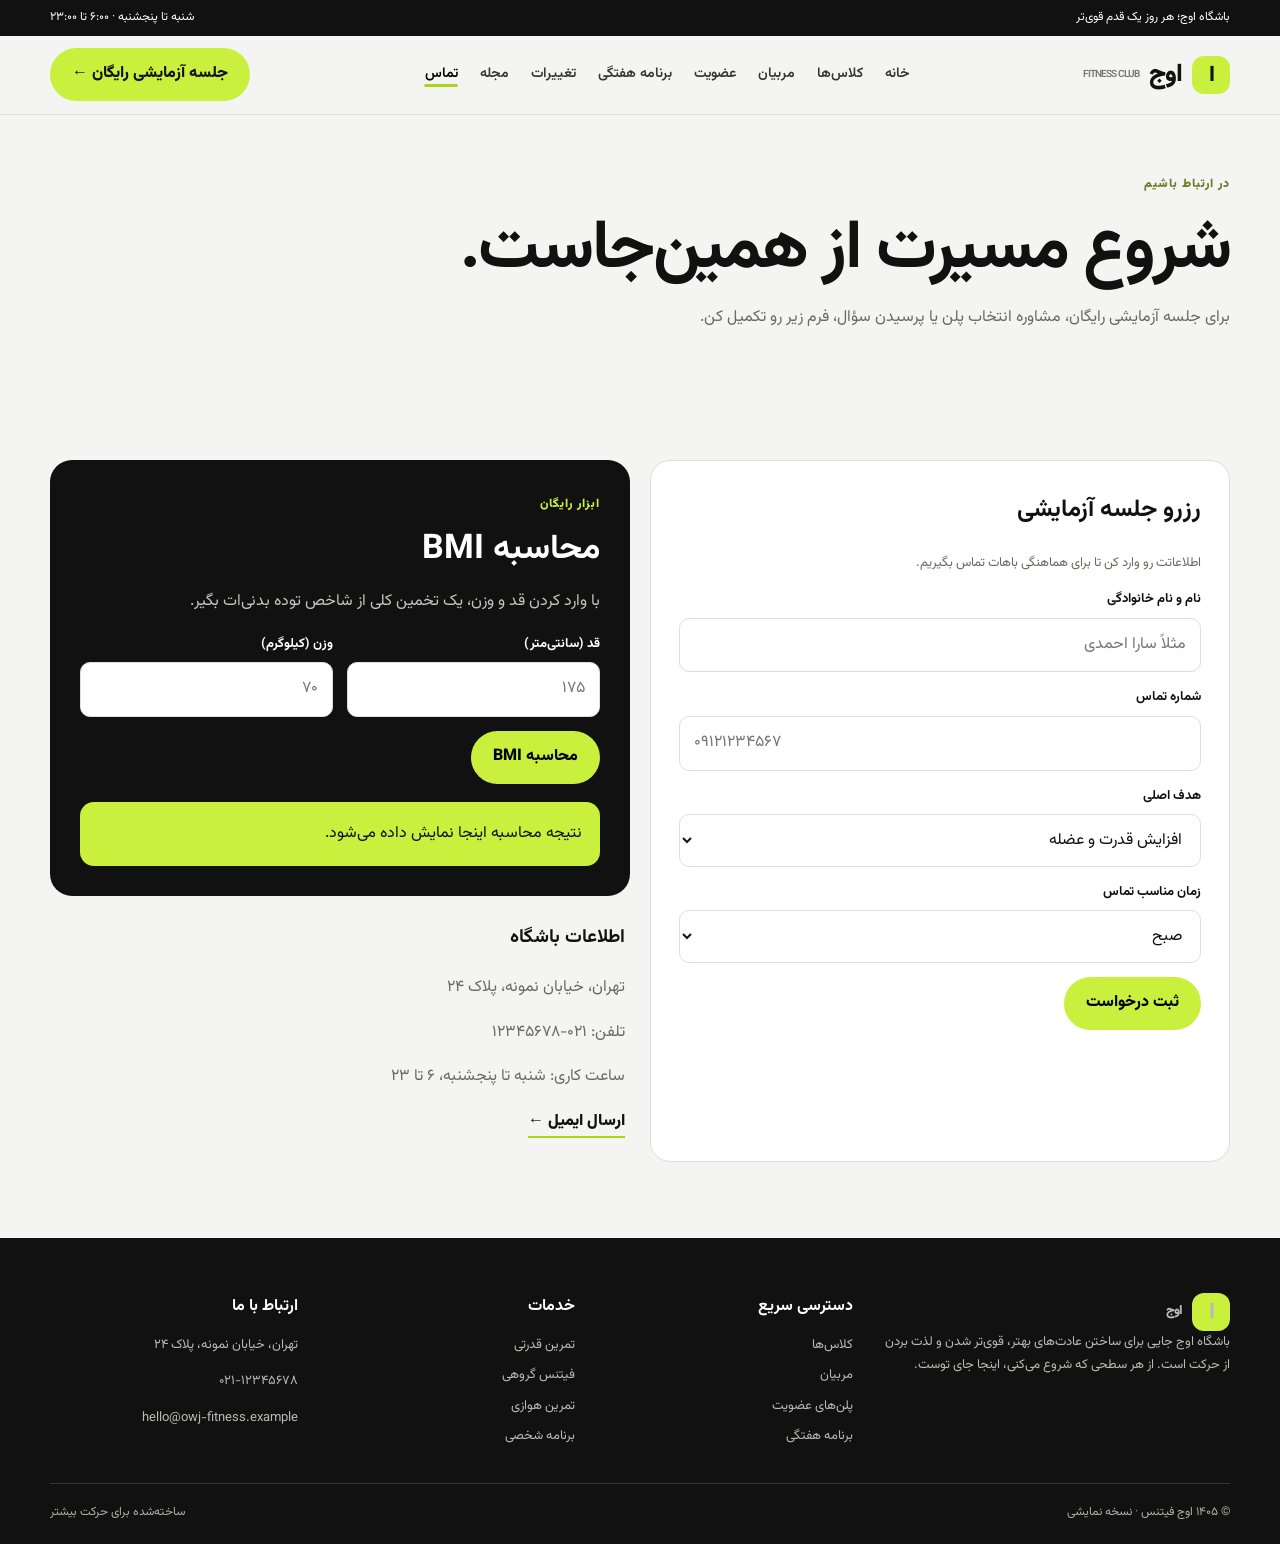
<file: contact.html>
<!doctype html><html lang="fa" dir="rtl"><head><meta charset="utf-8"><meta name="viewport" content="width=device-width, initial-scale=1"><meta name="description" content="باشگاه اوج؛ تمرین حرفه‌ای، مربیان باتجربه و برنامه‌های متنوع تناسب اندام."><title>تماس و ثبت‌نام | اوج فیتنس</title><link rel="icon" href="assets/favicon.svg"><link rel="stylesheet" href="css/style.css"></head><body><div class="topbar"><div class="container"><span>باشگاه اوج؛ هر روز یک قدم قوی‌تر</span><span>شنبه تا پنجشنبه · ۶:۰۰ تا ۲۳:۰۰</span></div></div><header class="site-header"><div class="container nav"><a class="brand" href="index.html"><span class="brand-mark">ا</span> اوج <small style="font-size:10px;color:#777;font-weight:600">FITNESS CLUB</small></a><button class="menu-toggle" aria-label="باز کردن منو">☰</button><nav class="nav-links"><a class="" href="index.html">خانه</a><a class="" href="classes.html">کلاس‌ها</a><a class="" href="trainers.html">مربیان</a><a class="" href="membership.html">عضویت</a><a class="" href="schedule.html">برنامه هفتگی</a><a class="" href="transformations.html">تغییرات</a><a class="" href="blog.html">مجله</a><a class="active" href="contact.html">تماس</a></nav><a class="nav-cta" href="contact.html">جلسه آزمایشی رایگان ←</a></div></header><section class="page-hero"><div class="container"><span class="kicker">در ارتباط باشیم</span><h1>شروع مسیرت از همین‌جاست.</h1><p>برای جلسه آزمایشی رایگان، مشاوره انتخاب پلن یا پرسیدن سؤال، فرم زیر رو تکمیل کن.</p></div></section><main class="section"><div class="container grid-2"><div class="form-card"><h2>رزرو جلسه آزمایشی</h2><p style="color:var(--muted);font-size:13px">اطلاعاتت رو وارد کن تا برای هماهنگی باهات تماس بگیریم.</p><form data-demo-form><div class="field"><label>نام و نام خانوادگی</label><input required placeholder="مثلاً سارا احمدی"></div><div class="field"><label>شماره تماس</label><input required type="tel" placeholder="۰۹۱۲۱۲۳۴۵۶۷"></div><div class="field"><label>هدف اصلی</label><select><option>افزایش قدرت و عضله</option><option>تناسب اندام و کاهش وزن</option><option>افزایش استقامت</option><option>سلامت و تحرک بیشتر</option></select></div><div class="field"><label>زمان مناسب تماس</label><select><option>صبح</option><option>ظهر</option><option>عصر</option></select></div><button class="btn" type="submit">ثبت درخواست</button><div class="notice" data-form-notice></div></form></div><div><div class="calculator"><span class="kicker" style="color:var(--lime)">ابزار رایگان</span><h2>محاسبه BMI</h2><p>با وارد کردن قد و وزن، یک تخمین کلی از شاخص توده بدنی‌ات بگیر.</p><form data-bmi-form><div class="calc-grid"><div class="field"><label style="color:#fff" for="height">قد (سانتی‌متر)</label><input id="height" type="number" min="100" max="230" placeholder="۱۷۵" required></div><div class="field"><label style="color:#fff" for="weight">وزن (کیلوگرم)</label><input id="weight" type="number" min="30" max="300" placeholder="۷۰" required></div></div><button class="btn" type="submit">محاسبه BMI</button></form><div class="result-box" data-bmi-result style="margin-top:18px">نتیجه محاسبه اینجا نمایش داده می‌شود.</div></div><div style="padding:25px 5px"><h3>اطلاعات باشگاه</h3><p style="color:var(--muted)">تهران، خیابان نمونه، پلاک ۲۴</p><p style="color:var(--muted)">تلفن: ۰۲۱-۱۲۳۴۵۶۷۸</p><p style="color:var(--muted)">ساعت کاری: شنبه تا پنجشنبه، ۶ تا ۲۳</p><a class="text-link" href="mailto:hello@owj-fitness.example">ارسال ایمیل ←</a></div></div></div></main><footer class="footer"><div class="container"><div class="footer-grid"><div><a class="brand" href="index.html"><span class="brand-mark">ا</span> اوج</a><p>باشگاه اوج جایی برای ساختن عادت‌های بهتر، قوی‌تر شدن و لذت بردن از حرکت است. از هر سطحی که شروع می‌کنی، اینجا جای توست.</p></div><div><h4>دسترسی سریع</h4><div class="footer-links"><a href="classes.html">کلاس‌ها</a><a href="trainers.html">مربیان</a><a href="membership.html">پلن‌های عضویت</a><a href="schedule.html">برنامه هفتگی</a></div></div><div><h4>خدمات</h4><div class="footer-links"><a href="classes.html">تمرین قدرتی</a><a href="classes.html">فیتنس گروهی</a><a href="classes.html">تمرین هوازی</a><a href="classes.html">برنامه شخصی</a></div></div><div><h4>ارتباط با ما</h4><p>تهران، خیابان نمونه، پلاک ۲۴</p><p>۰۲۱-۱۲۳۴۵۶۷۸</p><p>hello@owj-fitness.example</p></div></div><div class="footer-bottom"><span>© ۱۴۰۵ اوج فیتنس · نسخه نمایشی</span><span>ساخته‌شده برای حرکت بیشتر</span></div></div></footer><script src="js/main.js"></script></body></html>
</file>
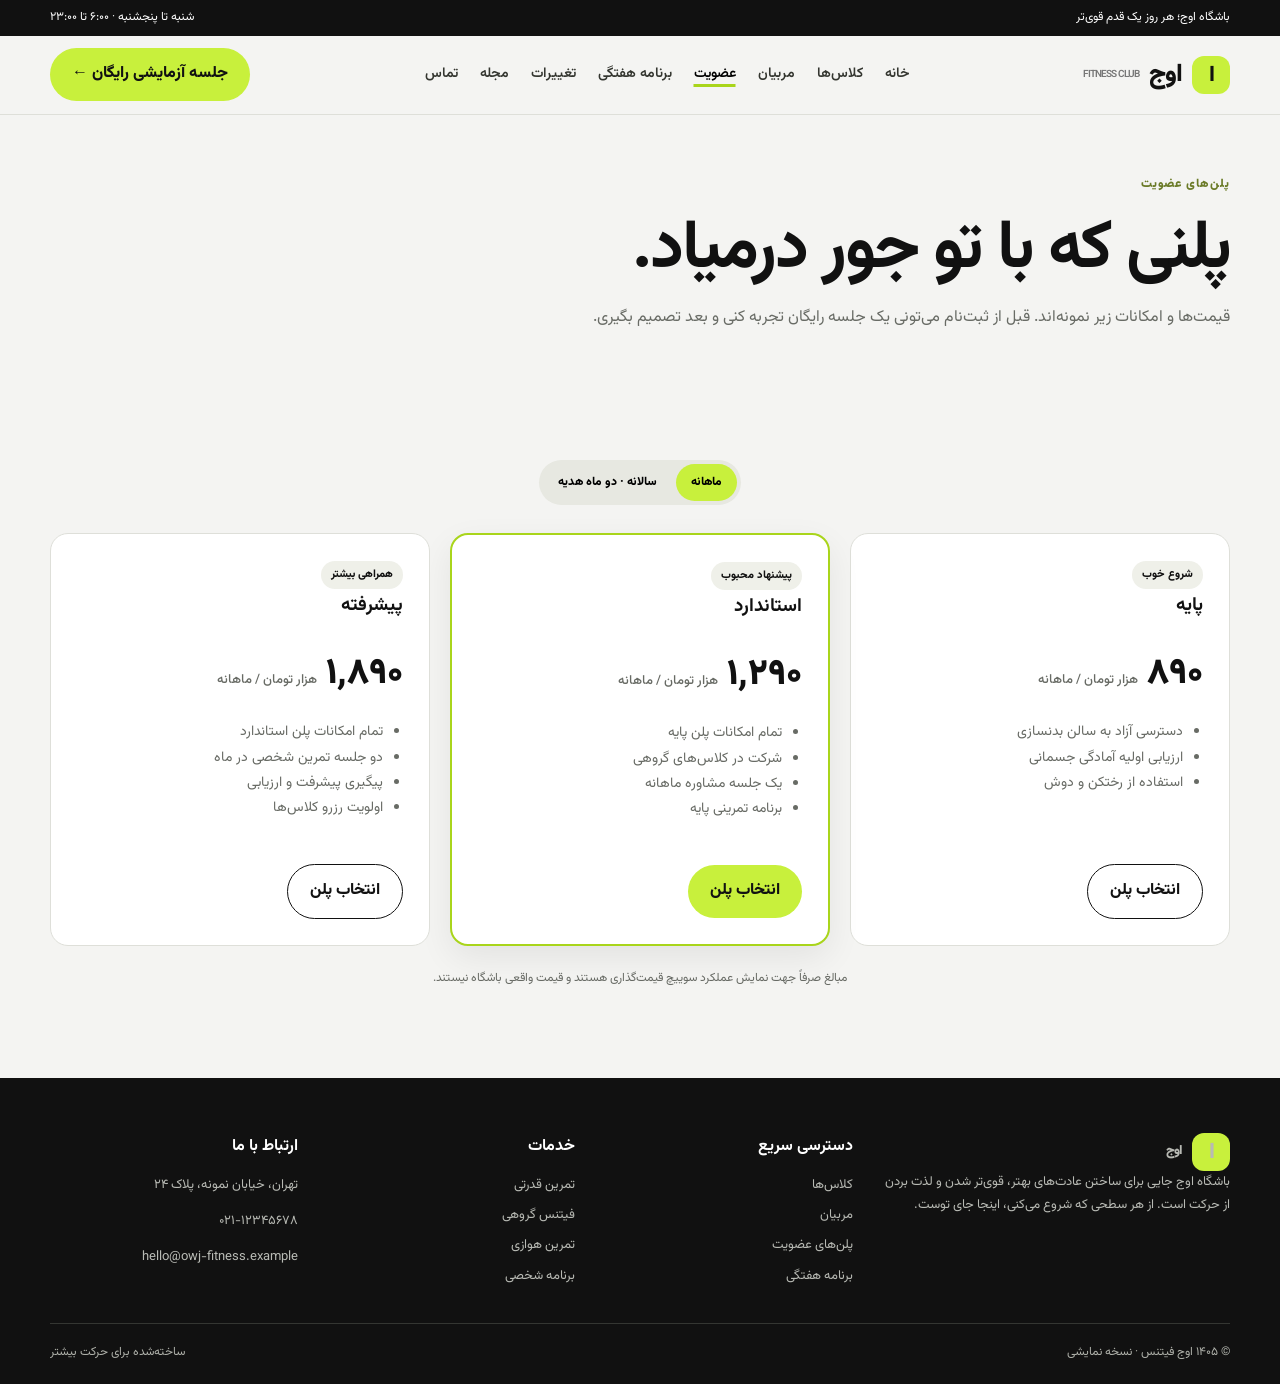
<file: membership.html>
<!doctype html><html lang="fa" dir="rtl"><head><meta charset="utf-8"><meta name="viewport" content="width=device-width, initial-scale=1"><meta name="description" content="باشگاه اوج؛ تمرین حرفه‌ای، مربیان باتجربه و برنامه‌های متنوع تناسب اندام."><title>عضویت | اوج فیتنس</title><link rel="icon" href="assets/favicon.svg"><link rel="stylesheet" href="css/style.css"></head><body><div class="topbar"><div class="container"><span>باشگاه اوج؛ هر روز یک قدم قوی‌تر</span><span>شنبه تا پنجشنبه · ۶:۰۰ تا ۲۳:۰۰</span></div></div><header class="site-header"><div class="container nav"><a class="brand" href="index.html"><span class="brand-mark">ا</span> اوج <small style="font-size:10px;color:#777;font-weight:600">FITNESS CLUB</small></a><button class="menu-toggle" aria-label="باز کردن منو">☰</button><nav class="nav-links"><a class="" href="index.html">خانه</a><a class="" href="classes.html">کلاس‌ها</a><a class="" href="trainers.html">مربیان</a><a class="active" href="membership.html">عضویت</a><a class="" href="schedule.html">برنامه هفتگی</a><a class="" href="transformations.html">تغییرات</a><a class="" href="blog.html">مجله</a><a class="" href="contact.html">تماس</a></nav><a class="nav-cta" href="contact.html">جلسه آزمایشی رایگان ←</a></div></header><section class="page-hero"><div class="container"><span class="kicker">پلن‌های عضویت</span><h1>پلنی که با تو جور درمیاد.</h1><p>قیمت‌ها و امکانات زیر نمونه‌اند. قبل از ثبت‌نام می‌تونی یک جلسه رایگان تجربه کنی و بعد تصمیم بگیری.</p></div></section><main class="section"><div class="container"><div style="display:flex;justify-content:center;margin-bottom:28px"><div class="toggle" data-billing><button class="active" data-period="month">ماهانه</button><button data-period="year">سالانه · دو ماه هدیه</button></div></div><div class="grid-3"><article class="plan-card"><span class="tag">شروع خوب</span><h3>پایه</h3><div class="plan-price"><span data-monthly="890">۸۹۰</span> <small>هزار تومان / <span data-period-label>ماهانه</span></small></div><ul><li>دسترسی آزاد به سالن بدنسازی</li><li>ارزیابی اولیه آمادگی جسمانی</li><li>استفاده از رختکن و دوش</li></ul><a class="btn outline" href="contact.html">انتخاب پلن</a></article><article class="plan-card featured"><span class="tag">پیشنهاد محبوب</span><h3>استاندارد</h3><div class="plan-price"><span data-monthly="1290">۱٬۲۹۰</span> <small>هزار تومان / <span data-period-label>ماهانه</span></small></div><ul><li>تمام امکانات پلن پایه</li><li>شرکت در کلاس‌های گروهی</li><li>یک جلسه مشاوره ماهانه</li><li>برنامه تمرینی پایه</li></ul><a class="btn" href="contact.html">انتخاب پلن</a></article><article class="plan-card"><span class="tag">همراهی بیشتر</span><h3>پیشرفته</h3><div class="plan-price"><span data-monthly="1890">۱٬۸۹۰</span> <small>هزار تومان / <span data-period-label>ماهانه</span></small></div><ul><li>تمام امکانات پلن استاندارد</li><li>دو جلسه تمرین شخصی در ماه</li><li>پیگیری پیشرفت و ارزیابی</li><li>اولویت رزرو کلاس‌ها</li></ul><a class="btn outline" href="contact.html">انتخاب پلن</a></article></div><p style="text-align:center;color:var(--muted);font-size:12px;margin-top:22px">مبالغ صرفاً جهت نمایش عملکرد سوییچ قیمت‌گذاری هستند و قیمت واقعی باشگاه نیستند.</p></div></main><footer class="footer"><div class="container"><div class="footer-grid"><div><a class="brand" href="index.html"><span class="brand-mark">ا</span> اوج</a><p>باشگاه اوج جایی برای ساختن عادت‌های بهتر، قوی‌تر شدن و لذت بردن از حرکت است. از هر سطحی که شروع می‌کنی، اینجا جای توست.</p></div><div><h4>دسترسی سریع</h4><div class="footer-links"><a href="classes.html">کلاس‌ها</a><a href="trainers.html">مربیان</a><a href="membership.html">پلن‌های عضویت</a><a href="schedule.html">برنامه هفتگی</a></div></div><div><h4>خدمات</h4><div class="footer-links"><a href="classes.html">تمرین قدرتی</a><a href="classes.html">فیتنس گروهی</a><a href="classes.html">تمرین هوازی</a><a href="classes.html">برنامه شخصی</a></div></div><div><h4>ارتباط با ما</h4><p>تهران، خیابان نمونه، پلاک ۲۴</p><p>۰۲۱-۱۲۳۴۵۶۷۸</p><p>hello@owj-fitness.example</p></div></div><div class="footer-bottom"><span>© ۱۴۰۵ اوج فیتنس · نسخه نمایشی</span><span>ساخته‌شده برای حرکت بیشتر</span></div></div></footer><script src="js/main.js"></script></body></html>
</file>
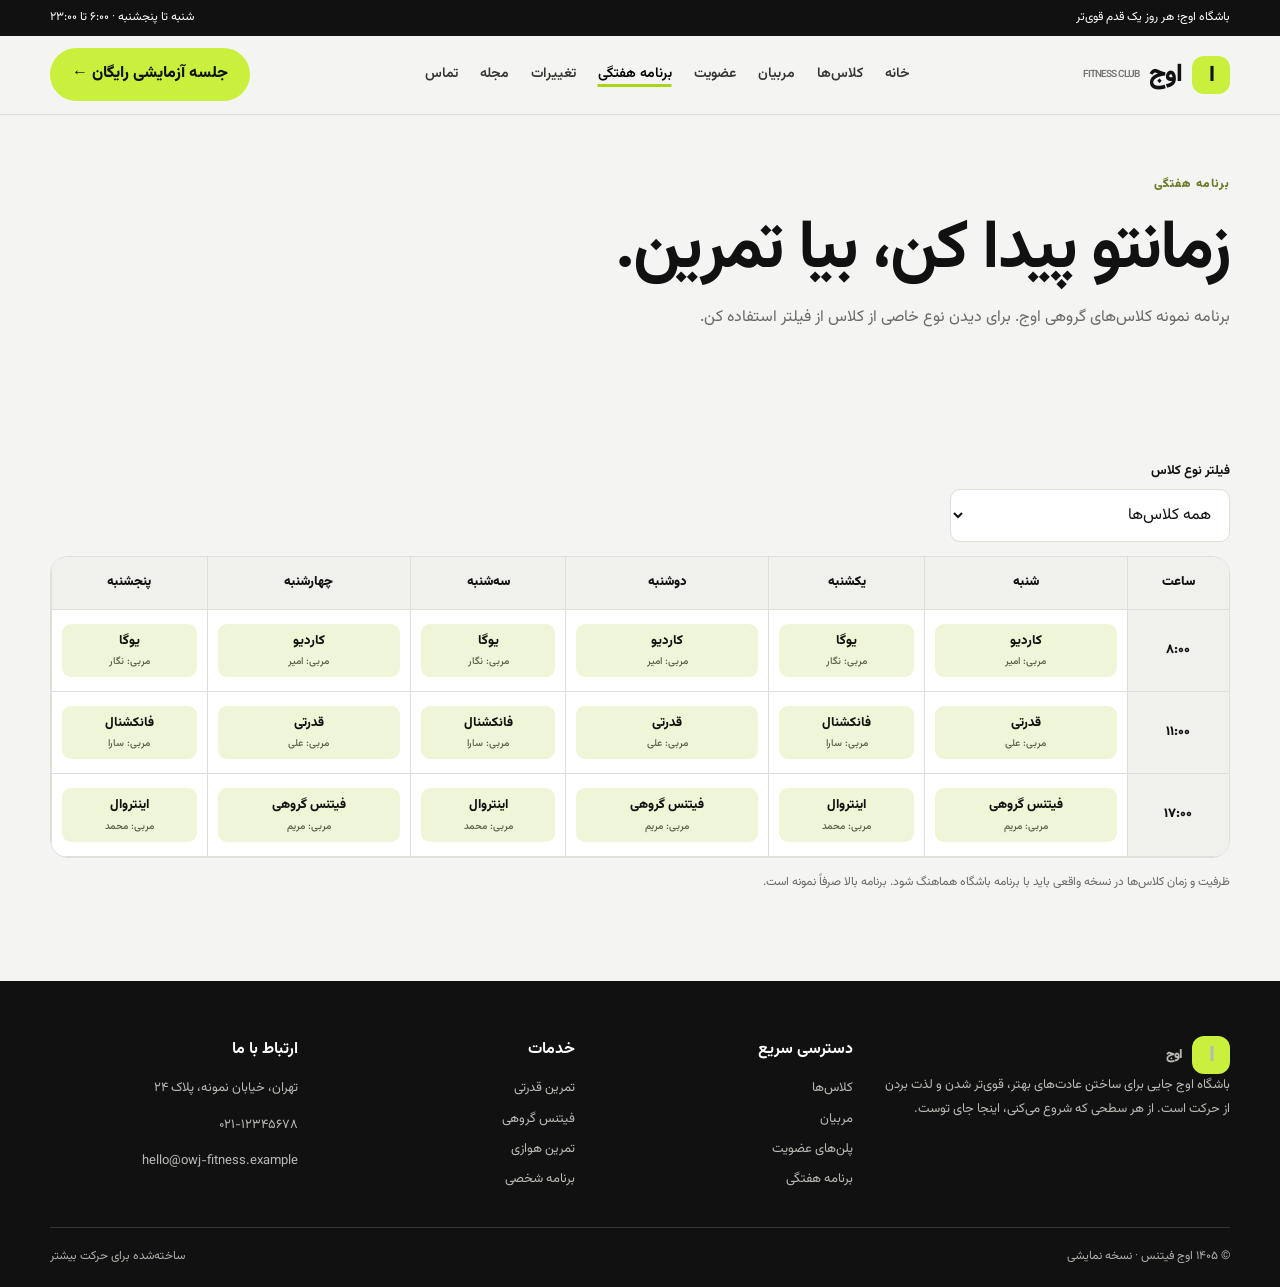
<file: schedule.html>
<!doctype html><html lang="fa" dir="rtl"><head><meta charset="utf-8"><meta name="viewport" content="width=device-width, initial-scale=1"><meta name="description" content="باشگاه اوج؛ تمرین حرفه‌ای، مربیان باتجربه و برنامه‌های متنوع تناسب اندام."><title>برنامه هفتگی | اوج فیتنس</title><link rel="icon" href="assets/favicon.svg"><link rel="stylesheet" href="css/style.css"></head><body><div class="topbar"><div class="container"><span>باشگاه اوج؛ هر روز یک قدم قوی‌تر</span><span>شنبه تا پنجشنبه · ۶:۰۰ تا ۲۳:۰۰</span></div></div><header class="site-header"><div class="container nav"><a class="brand" href="index.html"><span class="brand-mark">ا</span> اوج <small style="font-size:10px;color:#777;font-weight:600">FITNESS CLUB</small></a><button class="menu-toggle" aria-label="باز کردن منو">☰</button><nav class="nav-links"><a class="" href="index.html">خانه</a><a class="" href="classes.html">کلاس‌ها</a><a class="" href="trainers.html">مربیان</a><a class="" href="membership.html">عضویت</a><a class="active" href="schedule.html">برنامه هفتگی</a><a class="" href="transformations.html">تغییرات</a><a class="" href="blog.html">مجله</a><a class="" href="contact.html">تماس</a></nav><a class="nav-cta" href="contact.html">جلسه آزمایشی رایگان ←</a></div></header><section class="page-hero"><div class="container"><span class="kicker">برنامه هفتگی</span><h1>زمانتو پیدا کن، بیا تمرین.</h1><p>برنامه نمونه کلاس‌های گروهی اوج. برای دیدن نوع خاصی از کلاس از فیلتر استفاده کن.</p></div></section><main class="section"><div class="container"><div class="field" style="max-width:280px"><label for="classFilter">فیلتر نوع کلاس</label><select id="classFilter" data-schedule-filter><option value="all">همه کلاس‌ها</option><option value="strength">قدرتی</option><option value="cardio">هوازی</option><option value="group">گروهی</option></select></div><div class="schedule-wrap"><table class="schedule"><thead><tr><th>ساعت</th><th>شنبه</th><th>یکشنبه</th><th>دوشنبه</th><th>سه‌شنبه</th><th>چهارشنبه</th><th>پنجشنبه</th></tr></thead><tbody><tr><th>۸:۰۰</th><td data-class-type="cardio"><span class="class-pill">کاردیو<small>مربی: امیر</small></span></td><td data-class-type="group"><span class="class-pill">یوگا<small>مربی: نگار</small></span></td><td data-class-type="cardio"><span class="class-pill">کاردیو<small>مربی: امیر</small></span></td><td data-class-type="group"><span class="class-pill">یوگا<small>مربی: نگار</small></span></td><td data-class-type="cardio"><span class="class-pill">کاردیو<small>مربی: امیر</small></span></td><td data-class-type="group"><span class="class-pill">یوگا<small>مربی: نگار</small></span></td></tr><tr><th>۱۱:۰۰</th><td data-class-type="strength"><span class="class-pill">قدرتی<small>مربی: علی</small></span></td><td data-class-type="group"><span class="class-pill">فانکشنال<small>مربی: سارا</small></span></td><td data-class-type="strength"><span class="class-pill">قدرتی<small>مربی: علی</small></span></td><td data-class-type="group"><span class="class-pill">فانکشنال<small>مربی: سارا</small></span></td><td data-class-type="strength"><span class="class-pill">قدرتی<small>مربی: علی</small></span></td><td data-class-type="group"><span class="class-pill">فانکشنال<small>مربی: سارا</small></span></td></tr><tr><th>۱۷:۰۰</th><td data-class-type="group"><span class="class-pill">فیتنس گروهی<small>مربی: مریم</small></span></td><td data-class-type="cardio"><span class="class-pill">اینتروال<small>مربی: محمد</small></span></td><td data-class-type="group"><span class="class-pill">فیتنس گروهی<small>مربی: مریم</small></span></td><td data-class-type="cardio"><span class="class-pill">اینتروال<small>مربی: محمد</small></span></td><td data-class-type="group"><span class="class-pill">فیتنس گروهی<small>مربی: مریم</small></span></td><td data-class-type="cardio"><span class="class-pill">اینتروال<small>مربی: محمد</small></span></td></tr></tbody></table></div><p style="color:var(--muted);font-size:12px;margin-top:14px">ظرفیت و زمان کلاس‌ها در نسخه واقعی باید با برنامه باشگاه هماهنگ شود. برنامه بالا صرفاً نمونه است.</p></div></main><footer class="footer"><div class="container"><div class="footer-grid"><div><a class="brand" href="index.html"><span class="brand-mark">ا</span> اوج</a><p>باشگاه اوج جایی برای ساختن عادت‌های بهتر، قوی‌تر شدن و لذت بردن از حرکت است. از هر سطحی که شروع می‌کنی، اینجا جای توست.</p></div><div><h4>دسترسی سریع</h4><div class="footer-links"><a href="classes.html">کلاس‌ها</a><a href="trainers.html">مربیان</a><a href="membership.html">پلن‌های عضویت</a><a href="schedule.html">برنامه هفتگی</a></div></div><div><h4>خدمات</h4><div class="footer-links"><a href="classes.html">تمرین قدرتی</a><a href="classes.html">فیتنس گروهی</a><a href="classes.html">تمرین هوازی</a><a href="classes.html">برنامه شخصی</a></div></div><div><h4>ارتباط با ما</h4><p>تهران، خیابان نمونه، پلاک ۲۴</p><p>۰۲۱-۱۲۳۴۵۶۷۸</p><p>hello@owj-fitness.example</p></div></div><div class="footer-bottom"><span>© ۱۴۰۵ اوج فیتنس · نسخه نمایشی</span><span>ساخته‌شده برای حرکت بیشتر</span></div></div></footer><script src="js/main.js"></script></body></html>
</file>
<file: css/style.css>
@import url('https://fonts.googleapis.com/css2?family=Vazirmatn:wght@400;500;600;700;800;900&display=swap');
:root{--bg:#f4f4f2;--white:#fff;--ink:#111;--muted:#686b65;--line:#dedfd9;--lime:#c8f03c;--lime-dark:#a9d51b;--radius:18px;--shadow:0 12px 34px rgba(17,17,17,.07)}
*{box-sizing:border-box}html{scroll-behavior:smooth}body{margin:0;background:var(--bg);color:var(--ink);font-family:'Vazirmatn',Tahoma,sans-serif;line-height:1.8}a{color:inherit;text-decoration:none}button,input,select,textarea{font:inherit}button{cursor:pointer}.container{width:min(1180px,calc(100% - 40px));margin:auto}.topbar{background:var(--ink);color:#fff;font-size:12px;padding:7px 0}.topbar .container{display:flex;justify-content:space-between;gap:15px}.site-header{background:rgba(244,244,242,.94);position:sticky;top:0;z-index:20;border-bottom:1px solid var(--line);backdrop-filter:blur(12px)}.nav{height:78px;display:flex;align-items:center;justify-content:space-between;gap:24px}.brand{display:flex;align-items:center;gap:10px;font-weight:900;font-size:25px;letter-spacing:-1px}.brand-mark{width:38px;height:38px;background:var(--lime);display:grid;place-items:center;border-radius:12px;font-weight:900;font-size:22px}.nav-links{display:flex;gap:22px;align-items:center;font-size:14px;font-weight:600}.nav-links a{color:#343630;transition:.2s}.nav-links a:hover,.nav-links a.active{color:#000;text-decoration:underline;text-decoration-color:var(--lime-dark);text-decoration-thickness:3px;text-underline-offset:7px}.nav-cta,.btn{border:0;border-radius:999px;background:var(--lime);padding:12px 22px;font-weight:800;display:inline-flex;align-items:center;justify-content:center;gap:8px;transition:.2s}.nav-cta:hover,.btn:hover{background:var(--lime-dark);transform:translateY(-2px)}.btn.dark{background:var(--ink);color:#fff}.btn.outline{background:transparent;border:1px solid var(--ink)}.menu-toggle{display:none;background:none;border:0;font-size:26px}.hero{padding:66px 0 48px}.hero-grid{display:grid;grid-template-columns:1.02fr .98fr;gap:38px;align-items:center}.eyebrow{display:inline-flex;align-items:center;gap:8px;background:#e9ebdf;border-radius:999px;padding:6px 13px;font-size:12px;font-weight:800}.eyebrow:before{content:'';width:8px;height:8px;border-radius:50%;background:var(--lime-dark)}h1,h2,h3,p{margin-top:0}.hero h1{font-size:clamp(48px,7vw,88px);line-height:1.13;letter-spacing:-3px;margin:20px 0}.hero h1 span{background:var(--lime);padding:0 10px;display:inline-block;transform:rotate(-1deg)}.hero-copy{font-size:16px;color:var(--muted);max-width:530px}.hero-actions{display:flex;gap:12px;flex-wrap:wrap;margin:26px 0}.hero-photo{position:relative;min-height:460px;border-radius:26px;overflow:hidden;background:#d8d9d3}.hero-photo img{width:100%;height:460px;object-fit:cover;display:block}.photo-note{position:absolute;bottom:18px;right:18px;background:var(--lime);padding:12px 17px;border-radius:12px;font-weight:900}.stats{display:flex;gap:28px;flex-wrap:wrap;margin-top:28px}.stat strong{font-size:25px;display:block;line-height:1.2}.stat span{font-size:12px;color:var(--muted)}.marquee{overflow:hidden;background:var(--lime);padding:15px 0;white-space:nowrap;font-size:23px;font-weight:900;letter-spacing:1px}.marquee-track{display:inline-block;animation:marquee 26s linear infinite}.marquee b{padding:0 26px}@keyframes marquee{to{transform:translateX(50%)}}.section{padding:76px 0}.section.white{background:#fff}.section-head{display:flex;justify-content:space-between;align-items:end;gap:20px;margin-bottom:30px}.section-head h2{font-size:clamp(30px,4vw,48px);line-height:1.25;letter-spacing:-1.5px;margin:8px 0 0}.section-head p{color:var(--muted);max-width:450px;margin:0}.kicker{font-size:12px;font-weight:900;color:#6b7b28;letter-spacing:1px}.grid-3{display:grid;grid-template-columns:repeat(3,1fr);gap:20px}.grid-2{display:grid;grid-template-columns:repeat(2,1fr);gap:20px}.card{background:#fff;border:1px solid var(--line);border-radius:var(--radius);overflow:hidden;box-shadow:var(--shadow)}.card-image{height:220px;overflow:hidden;background:#ddd}.card-image img{width:100%;height:100%;object-fit:cover;transition:.4s}.card:hover .card-image img{transform:scale(1.04)}.card-body{padding:21px}.card-body h3{font-size:21px;margin:5px 0}.card-body p{font-size:14px;color:var(--muted);margin-bottom:14px}.tag{display:inline-block;background:#eff0e9;border-radius:999px;padding:4px 10px;font-size:11px;font-weight:800}.text-link{font-weight:900;border-bottom:2px solid var(--lime-dark);padding-bottom:2px}.split{display:grid;grid-template-columns:1fr 1fr;gap:45px;align-items:center}.split-photo{height:440px;border-radius:22px;overflow:hidden}.split-photo img{width:100%;height:100%;object-fit:cover}.feature-list{display:grid;gap:15px;margin:25px 0}.feature{display:flex;gap:12px;align-items:flex-start}.feature-icon{width:34px;height:34px;flex:0 0 34px;border-radius:10px;background:var(--lime);display:grid;place-items:center;font-weight:900}.feature strong{display:block}.feature span{color:var(--muted);font-size:13px}.schedule-wrap{overflow:auto;background:#fff;border:1px solid var(--line);border-radius:18px}.schedule{width:100%;border-collapse:collapse;min-width:720px;text-align:center}.schedule th,.schedule td{padding:14px 10px;border-bottom:1px solid var(--line);border-left:1px solid var(--line);font-size:13px}.schedule th{background:#f0f1ec;font-weight:900}.schedule td{height:74px}.class-pill{display:block;background:#eff6d7;border-radius:9px;padding:6px;font-weight:800}.class-pill small{display:block;font-size:10px;font-weight:500;color:#596044}.filters{display:flex;gap:9px;flex-wrap:wrap;margin-bottom:20px}.filter-btn{border:1px solid var(--line);background:#fff;padding:8px 16px;border-radius:999px;font-size:13px;font-weight:700}.filter-btn.active{background:var(--ink);color:#fff;border-color:var(--ink)}.calculator{background:var(--ink);color:#fff;border-radius:22px;padding:30px}.calculator h2{font-size:34px;margin-bottom:8px}.calculator p{color:#c3c5be}.calc-grid{display:grid;grid-template-columns:1fr 1fr;gap:14px}.field{display:grid;gap:6px;margin-bottom:14px}.field label{font-size:13px;font-weight:700}.field input,.field select,.field textarea{width:100%;padding:12px 14px;border:1px solid var(--line);border-radius:10px;background:#fff;color:var(--ink);outline:none}.field input:focus,.field select:focus,.field textarea:focus{border-color:var(--lime-dark);box-shadow:0 0 0 3px rgba(200,240,60,.25)}.result-box{background:var(--lime);color:var(--ink);border-radius:14px;padding:18px;margin-top:10px}.result-box strong{font-size:30px;display:block}.plan-card{padding:26px;border:1px solid var(--line);border-radius:18px;background:#fff;position:relative}.plan-card.featured{border:2px solid var(--lime-dark);box-shadow:var(--shadow)}.plan-price{font-size:36px;font-weight:900;margin:12px 0}.plan-price small{font-size:13px;color:var(--muted);font-weight:500}.plan-card ul{padding-right:20px;color:var(--muted);font-size:14px;min-height:130px}.toggle{display:flex;gap:4px;background:#e7e8e1;padding:4px;border-radius:999px}.toggle button{border:0;background:transparent;border-radius:999px;padding:8px 15px;font-size:12px;font-weight:800}.toggle button.active{background:var(--lime)}.trainer-photo{height:280px;overflow:hidden}.trainer-photo img{width:100%;height:100%;object-fit:cover}.trainer-meta{display:flex;justify-content:space-between;align-items:center}.quote{background:var(--lime);padding:28px;border-radius:18px;font-size:20px;font-weight:800}.form-card{background:#fff;border:1px solid var(--line);border-radius:20px;padding:28px}.footer{background:var(--ink);color:#fff;padding:55px 0 20px}.footer-grid{display:grid;grid-template-columns:1.4fr 1fr 1fr 1fr;gap:30px}.footer p,.footer a{color:#b8bab4;font-size:13px}.footer h4{margin:0 0 12px}.footer-links{display:grid;gap:7px}.footer-bottom{border-top:1px solid #343632;margin-top:35px;padding-top:18px;color:#aeb0a9;font-size:12px;display:flex;justify-content:space-between}.page-hero{padding:55px 0 35px}.page-hero h1{font-size:clamp(40px,6vw,68px);line-height:1.2;letter-spacing:-2px;margin:12px 0}.page-hero p{color:var(--muted);max-width:650px}.empty-state{padding:35px;text-align:center;color:var(--muted);display:none}.blog-date{font-size:11px;color:var(--muted)}.error-code{font-size:clamp(100px,20vw,220px);font-weight:900;line-height:1;color:var(--lime-dark);letter-spacing:-10px}.notice{padding:13px 16px;border-radius:12px;background:#f0f6dc;font-size:13px;margin-top:12px;display:none}
@media(max-width:900px){.nav-links{display:none;position:absolute;top:78px;right:0;left:0;background:var(--bg);padding:20px;flex-direction:column;align-items:stretch;border-bottom:1px solid var(--line)}.nav-links.open{display:flex}.menu-toggle{display:block}.nav-cta{display:none}.hero-grid,.split{grid-template-columns:1fr}.hero-photo,.hero-photo img{height:380px;min-height:380px}.grid-3{grid-template-columns:repeat(2,1fr)}.footer-grid{grid-template-columns:1fr 1fr}}
@media(max-width:600px){.container{width:min(100% - 28px,1180px)}.topbar .container{font-size:10px}.nav{height:68px}.brand{font-size:22px}.nav-links{top:68px}.hero{padding:40px 0}.hero h1{letter-spacing:-1.5px}.hero-photo,.hero-photo img{height:300px;min-height:300px}.section{padding:55px 0}.section-head{display:block}.section-head p{margin-top:12px}.grid-3,.grid-2,.calc-grid{grid-template-columns:1fr}.footer-grid{grid-template-columns:1fr 1fr;gap:22px}.footer-bottom{display:block}.split-photo{height:300px}.calculator{padding:22px}.plan-card ul{min-height:auto}}
</file>
